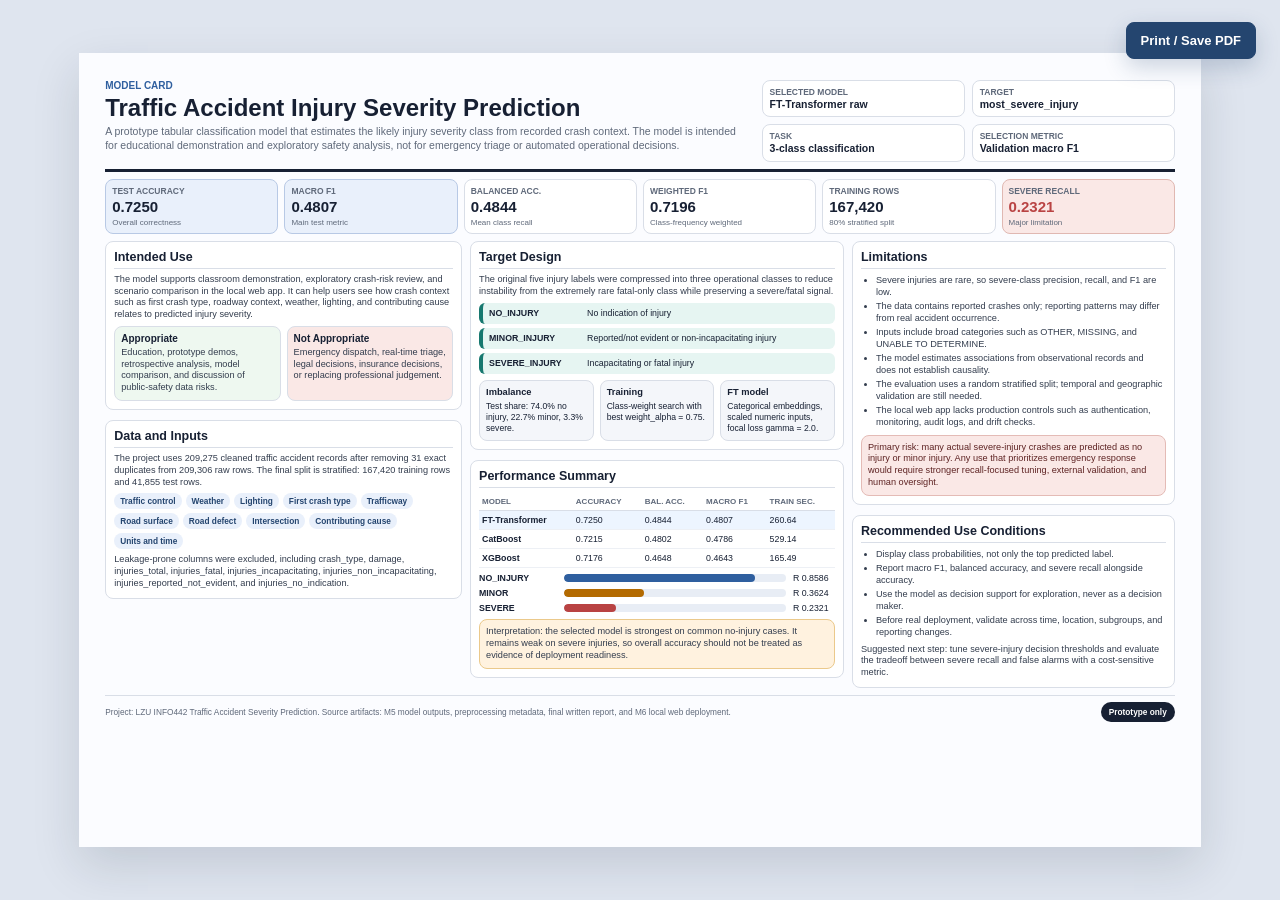
<file: M6_Final_Deployment_Report_Presentation/final_written_report/model_card.html>
<!doctype html>
<html lang="en">
<head>
  <meta charset="utf-8" />
  <meta name="viewport" content="width=device-width, initial-scale=1" />
  <title>Model Card | Traffic Accident Severity Prediction</title>
  <style>
    :root {
      --ink: #172033;
      --muted: #5f697a;
      --line: #d9dee7;
      --paper: #fbfcff;
      --blue: #2f5f9f;
      --teal: #17786f;
      --green: #2d7d46;
      --amber: #b36a00;
      --red: #b94343;
      --panel: #ffffff;
      --soft-blue: #e9f0fb;
      --soft-teal: #e6f5f2;
      --soft-amber: #fff2df;
      --soft-red: #fae8e6;
      --shadow: 0 18px 45px rgba(23, 32, 51, 0.14);
    }

    * {
      box-sizing: border-box;
    }

    body {
      margin: 0;
      min-height: 100vh;
      display: grid;
      place-items: center;
      background: #dfe5ef;
      color: var(--ink);
      font-family: Inter, "Segoe UI", Arial, sans-serif;
      letter-spacing: 0;
    }

    .print-action {
      position: fixed;
      right: 24px;
      top: 22px;
      z-index: 2;
      border: 1px solid #24456f;
      background: #24456f;
      color: white;
      border-radius: 8px;
      padding: 10px 14px;
      font-size: 13px;
      font-weight: 700;
      cursor: pointer;
      box-shadow: 0 8px 22px rgba(36, 69, 111, 0.22);
    }

    .sheet {
      width: 297mm;
      min-height: 210mm;
      background: var(--paper);
      padding: 7mm;
      box-shadow: var(--shadow);
      overflow: hidden;
    }

    .topbar {
      display: grid;
      grid-template-columns: 1.55fr 1fr;
      gap: 16px;
      align-items: stretch;
      border-bottom: 3px solid var(--ink);
      padding-bottom: 7px;
      margin-bottom: 7px;
    }

    .eyebrow {
      margin: 0 0 4px;
      color: var(--blue);
      font-size: 10px;
      font-weight: 800;
      text-transform: uppercase;
      letter-spacing: 0;
    }

    h1, h2, h3, p {
      margin: 0;
    }

    h1 {
      font-size: 24px;
      line-height: 1.05;
      max-width: 760px;
    }

    .subtitle {
      margin-top: 5px;
      color: var(--muted);
      font-size: 10.5px;
      line-height: 1.32;
      max-width: 720px;
    }

    .identity-grid {
      display: grid;
      grid-template-columns: repeat(2, 1fr);
      gap: 7px;
    }

    .identity {
      border: 1px solid var(--line);
      background: white;
      border-radius: 8px;
      padding: 6px 7px;
    }

    .identity span {
      display: block;
      color: var(--muted);
      font-size: 8.5px;
      font-weight: 700;
      text-transform: uppercase;
    }

    .identity strong {
      display: block;
      margin-top: 2px;
      font-size: 10.5px;
      line-height: 1.1;
    }

    .hero-metrics {
      display: grid;
      grid-template-columns: repeat(6, 1fr);
      gap: 6px;
      margin-bottom: 7px;
    }

    .metric {
      background: white;
      border: 1px solid var(--line);
      border-radius: 8px;
      padding: 6px;
      min-height: 48px;
    }

    .metric span {
      display: block;
      color: var(--muted);
      font-size: 8.5px;
      font-weight: 800;
      text-transform: uppercase;
    }

    .metric strong {
      display: block;
      margin-top: 3px;
      font-size: 15px;
      line-height: 1;
    }

    .metric small {
      display: block;
      margin-top: 4px;
      color: var(--muted);
      font-size: 8px;
      line-height: 1.15;
    }

    .metric.primary {
      border-color: #b8c9e5;
      background: var(--soft-blue);
    }

    .metric.warning {
      border-color: #e0b8b2;
      background: var(--soft-red);
    }

    .metric.warning strong {
      color: var(--red);
    }

    .layout {
      display: grid;
      grid-template-columns: 1.05fr 1.1fr 0.95fr;
      gap: 8px;
    }

    .panel {
      background: var(--panel);
      border: 1px solid var(--line);
      border-radius: 8px;
      padding: 8px;
      break-inside: avoid;
    }

    .panel h2 {
      font-size: 12.5px;
      margin-bottom: 5px;
      padding-bottom: 4px;
      border-bottom: 1px solid var(--line);
    }

    .panel p,
    .panel li {
      color: #333d4e;
      font-size: 9.2px;
      line-height: 1.28;
    }

    ul {
      padding-left: 15px;
      margin: 6px 0 0;
    }

    li + li {
      margin-top: 2.5px;
    }

    .tag-row {
      display: flex;
      flex-wrap: wrap;
      gap: 4px;
      margin-top: 5px;
    }

    .tag {
      border-radius: 999px;
      padding: 3px 6px;
      background: var(--soft-blue);
      color: #24456f;
      font-size: 8.3px;
      font-weight: 800;
      white-space: nowrap;
    }

    .flow {
      display: grid;
      grid-template-columns: repeat(3, 1fr);
      gap: 6px;
      margin-top: 6px;
    }

    .flow div {
      border-radius: 8px;
      padding: 6px;
      min-height: 42px;
      background: #f4f6fa;
      border: 1px solid var(--line);
      font-size: 8.6px;
      line-height: 1.28;
    }

    .flow strong {
      display: block;
      margin-bottom: 2px;
      font-size: 9.3px;
    }

    .class-map {
      display: grid;
      gap: 4px;
      margin-top: 6px;
    }

    .class-map div {
      display: grid;
      grid-template-columns: 92px 1fr;
      gap: 6px;
      align-items: start;
      border-left: 4px solid var(--teal);
      background: var(--soft-teal);
      padding: 5px 6px;
      border-radius: 6px;
      font-size: 8.8px;
      line-height: 1.25;
    }

    .class-map strong {
      font-size: 8.8px;
    }

    table {
      width: 100%;
      border-collapse: collapse;
      font-size: 8.8px;
    }

    th {
      color: var(--muted);
      text-align: left;
      font-size: 8px;
      text-transform: uppercase;
      border-bottom: 1px solid var(--line);
      padding: 4px 3px;
    }

    td {
      border-bottom: 1px solid #edf0f5;
      padding: 4px 3px;
      vertical-align: middle;
    }

    .model-table td:first-child {
      font-weight: 800;
    }

    .selected-row {
      background: #edf5ff;
    }

    .bar-row {
      display: grid;
      grid-template-columns: 78px 1fr 42px;
      gap: 7px;
      align-items: center;
      margin-top: 5px;
      font-size: 8.8px;
    }

    .bar-track {
      height: 8px;
      background: #e8edf5;
      border-radius: 999px;
      overflow: hidden;
    }

    .bar-fill {
      height: 100%;
      border-radius: 999px;
      background: var(--blue);
    }

    .bar-fill.minor {
      background: var(--amber);
    }

    .bar-fill.severe {
      background: var(--red);
    }

    .callout {
      margin-top: 6px;
      border-radius: 8px;
      padding: 6px;
      background: var(--soft-amber);
      border: 1px solid #ebc98b;
      color: #583800;
      font-size: 8.8px;
      line-height: 1.28;
    }

    .callout.danger {
      background: var(--soft-red);
      border-color: #e4bbb6;
      color: #5e2323;
    }

    .do-dont {
      display: grid;
      grid-template-columns: 1fr 1fr;
      gap: 6px;
      margin-top: 5px;
    }

    .do-dont div {
      border-radius: 8px;
      padding: 6px;
      border: 1px solid var(--line);
      min-height: 72px;
    }

    .do {
      background: #eef8f0;
    }

    .dont {
      background: var(--soft-red);
    }

    .do-dont h3 {
      font-size: 10px;
      margin-bottom: 3px;
    }

    .mini-note {
      margin-top: 5px;
      color: var(--muted);
      font-size: 8.5px;
      line-height: 1.25;
    }

    .footer {
      display: grid;
      grid-template-columns: 1fr auto;
      gap: 10px;
      align-items: center;
      margin-top: 7px;
      padding-top: 6px;
      border-top: 1px solid var(--line);
      color: var(--muted);
      font-size: 8.3px;
    }

    .risk-pill {
      display: inline-block;
      border-radius: 999px;
      padding: 5px 8px;
      background: #172033;
      color: white;
      font-weight: 800;
    }

    @page {
      size: A4 landscape;
      margin: 0;
    }

    @media print {
      body {
        background: white;
        display: block;
      }

      .print-action {
        display: none;
      }

      .sheet {
        width: 297mm;
        min-height: 210mm;
        box-shadow: none;
        padding: 7mm;
      }
    }
  </style>
</head>
<body>
  <button class="print-action" type="button" onclick="window.print()">Print / Save PDF</button>

  <main class="sheet" aria-label="One-page model card">
    <header class="topbar">
      <div>
        <p class="eyebrow">Model Card</p>
        <h1>Traffic Accident Injury Severity Prediction</h1>
        <p class="subtitle">
          A prototype tabular classification model that estimates the likely injury severity class
          from recorded crash context. The model is intended for educational demonstration and
          exploratory safety analysis, not for emergency triage or automated operational decisions.
        </p>
      </div>
      <div class="identity-grid" aria-label="Model identity">
        <div class="identity"><span>Selected model</span><strong>FT-Transformer raw</strong></div>
        <div class="identity"><span>Target</span><strong>most_severe_injury</strong></div>
        <div class="identity"><span>Task</span><strong>3-class classification</strong></div>
        <div class="identity"><span>Selection metric</span><strong>Validation macro F1</strong></div>
      </div>
    </header>

    <section class="hero-metrics" aria-label="Key evaluation metrics">
      <article class="metric primary"><span>Test accuracy</span><strong>0.7250</strong><small>Overall correctness</small></article>
      <article class="metric primary"><span>Macro F1</span><strong>0.4807</strong><small>Main test metric</small></article>
      <article class="metric"><span>Balanced acc.</span><strong>0.4844</strong><small>Mean class recall</small></article>
      <article class="metric"><span>Weighted F1</span><strong>0.7196</strong><small>Class-frequency weighted</small></article>
      <article class="metric"><span>Training rows</span><strong>167,420</strong><small>80% stratified split</small></article>
      <article class="metric warning"><span>Severe recall</span><strong>0.2321</strong><small>Major limitation</small></article>
    </section>

    <section class="layout">
      <div>
        <article class="panel">
          <h2>Intended Use</h2>
          <p>
            The model supports classroom demonstration, exploratory crash-risk review, and scenario
            comparison in the local web app. It can help users see how crash context such as first
            crash type, roadway context, weather, lighting, and contributing cause relates to predicted
            injury severity.
          </p>
          <div class="do-dont">
            <div class="do">
              <h3>Appropriate</h3>
              <p>Education, prototype demos, retrospective analysis, model comparison, and discussion of public-safety data risks.</p>
            </div>
            <div class="dont">
              <h3>Not Appropriate</h3>
              <p>Emergency dispatch, real-time triage, legal decisions, insurance decisions, or replacing professional judgement.</p>
            </div>
          </div>
        </article>

        <article class="panel" style="margin-top: 10px;">
          <h2>Data and Inputs</h2>
          <p>
            The project uses 209,275 cleaned traffic accident records after removing 31 exact duplicates
            from 209,306 raw rows. The final split is stratified: 167,420 training rows and 41,855 test rows.
          </p>
          <div class="tag-row" aria-label="Feature groups">
            <span class="tag">Traffic control</span>
            <span class="tag">Weather</span>
            <span class="tag">Lighting</span>
            <span class="tag">First crash type</span>
            <span class="tag">Trafficway</span>
            <span class="tag">Road surface</span>
            <span class="tag">Road defect</span>
            <span class="tag">Intersection</span>
            <span class="tag">Contributing cause</span>
            <span class="tag">Units and time</span>
          </div>
          <p class="mini-note">
            Leakage-prone columns were excluded, including crash_type, damage, injuries_total,
            injuries_fatal, injuries_incapacitating, injuries_non_incapacitating,
            injuries_reported_not_evident, and injuries_no_indication.
          </p>
        </article>
      </div>

      <div>
        <article class="panel">
          <h2>Target Design</h2>
          <p>
            The original five injury labels were compressed into three operational classes to reduce
            instability from the extremely rare fatal-only class while preserving a severe/fatal signal.
          </p>
          <div class="class-map">
            <div><strong>NO_INJURY</strong><span>No indication of injury</span></div>
            <div><strong>MINOR_INJURY</strong><span>Reported/not evident or non-incapacitating injury</span></div>
            <div><strong>SEVERE_INJURY</strong><span>Incapacitating or fatal injury</span></div>
          </div>
          <div class="flow" aria-label="Imbalance handling">
            <div><strong>Imbalance</strong>Test share: 74.0% no injury, 22.7% minor, 3.3% severe.</div>
            <div><strong>Training</strong>Class-weight search with best weight_alpha = 0.75.</div>
            <div><strong>FT model</strong>Categorical embeddings, scaled numeric inputs, focal loss gamma = 2.0.</div>
          </div>
        </article>

        <article class="panel" style="margin-top: 10px;">
          <h2>Performance Summary</h2>
          <table class="model-table" aria-label="Model comparison">
            <thead>
              <tr>
                <th>Model</th>
                <th>Accuracy</th>
                <th>Bal. Acc.</th>
                <th>Macro F1</th>
                <th>Train sec.</th>
              </tr>
            </thead>
            <tbody>
              <tr class="selected-row">
                <td>FT-Transformer</td>
                <td>0.7250</td>
                <td>0.4844</td>
                <td>0.4807</td>
                <td>260.64</td>
              </tr>
              <tr>
                <td>CatBoost</td>
                <td>0.7215</td>
                <td>0.4802</td>
                <td>0.4786</td>
                <td>529.14</td>
              </tr>
              <tr>
                <td>XGBoost</td>
                <td>0.7176</td>
                <td>0.4648</td>
                <td>0.4643</td>
                <td>165.49</td>
              </tr>
            </tbody>
          </table>

          <div class="bar-row"><strong>NO_INJURY</strong><div class="bar-track"><div class="bar-fill" style="width: 85.86%;"></div></div><span>R 0.8586</span></div>
          <div class="bar-row"><strong>MINOR</strong><div class="bar-track"><div class="bar-fill minor" style="width: 36.24%;"></div></div><span>R 0.3624</span></div>
          <div class="bar-row"><strong>SEVERE</strong><div class="bar-track"><div class="bar-fill severe" style="width: 23.21%;"></div></div><span>R 0.2321</span></div>

          <p class="callout">
            Interpretation: the selected model is strongest on common no-injury cases. It remains weak
            on severe injuries, so overall accuracy should not be treated as evidence of deployment readiness.
          </p>
        </article>
      </div>

      <div>
        <article class="panel">
          <h2>Limitations</h2>
          <ul>
            <li>Severe injuries are rare, so severe-class precision, recall, and F1 are low.</li>
            <li>The data contains reported crashes only; reporting patterns may differ from real accident occurrence.</li>
            <li>Inputs include broad categories such as OTHER, MISSING, and UNABLE TO DETERMINE.</li>
            <li>The model estimates associations from observational records and does not establish causality.</li>
            <li>The evaluation uses a random stratified split; temporal and geographic validation are still needed.</li>
            <li>The local web app lacks production controls such as authentication, monitoring, audit logs, and drift checks.</li>
          </ul>
          <p class="callout danger">
            Primary risk: many actual severe-injury crashes are predicted as no injury or minor injury.
            Any use that prioritizes emergency response would require stronger recall-focused tuning,
            external validation, and human oversight.
          </p>
        </article>

        <article class="panel" style="margin-top: 10px;">
          <h2>Recommended Use Conditions</h2>
          <ul>
            <li>Display class probabilities, not only the top predicted label.</li>
            <li>Report macro F1, balanced accuracy, and severe recall alongside accuracy.</li>
            <li>Use the model as decision support for exploration, never as a decision maker.</li>
            <li>Before real deployment, validate across time, location, subgroups, and reporting changes.</li>
          </ul>
          <p class="mini-note">
            Suggested next step: tune severe-injury decision thresholds and evaluate the tradeoff between
            severe recall and false alarms with a cost-sensitive metric.
          </p>
        </article>
      </div>
    </section>

    <footer class="footer">
      <span>
        Project: LZU INFO442 Traffic Accident Severity Prediction. Source artifacts: M5 model outputs,
        preprocessing metadata, final written report, and M6 local web deployment.
      </span>
      <span class="risk-pill">Prototype only</span>
    </footer>
  </main>
</body>
</html>
</file>
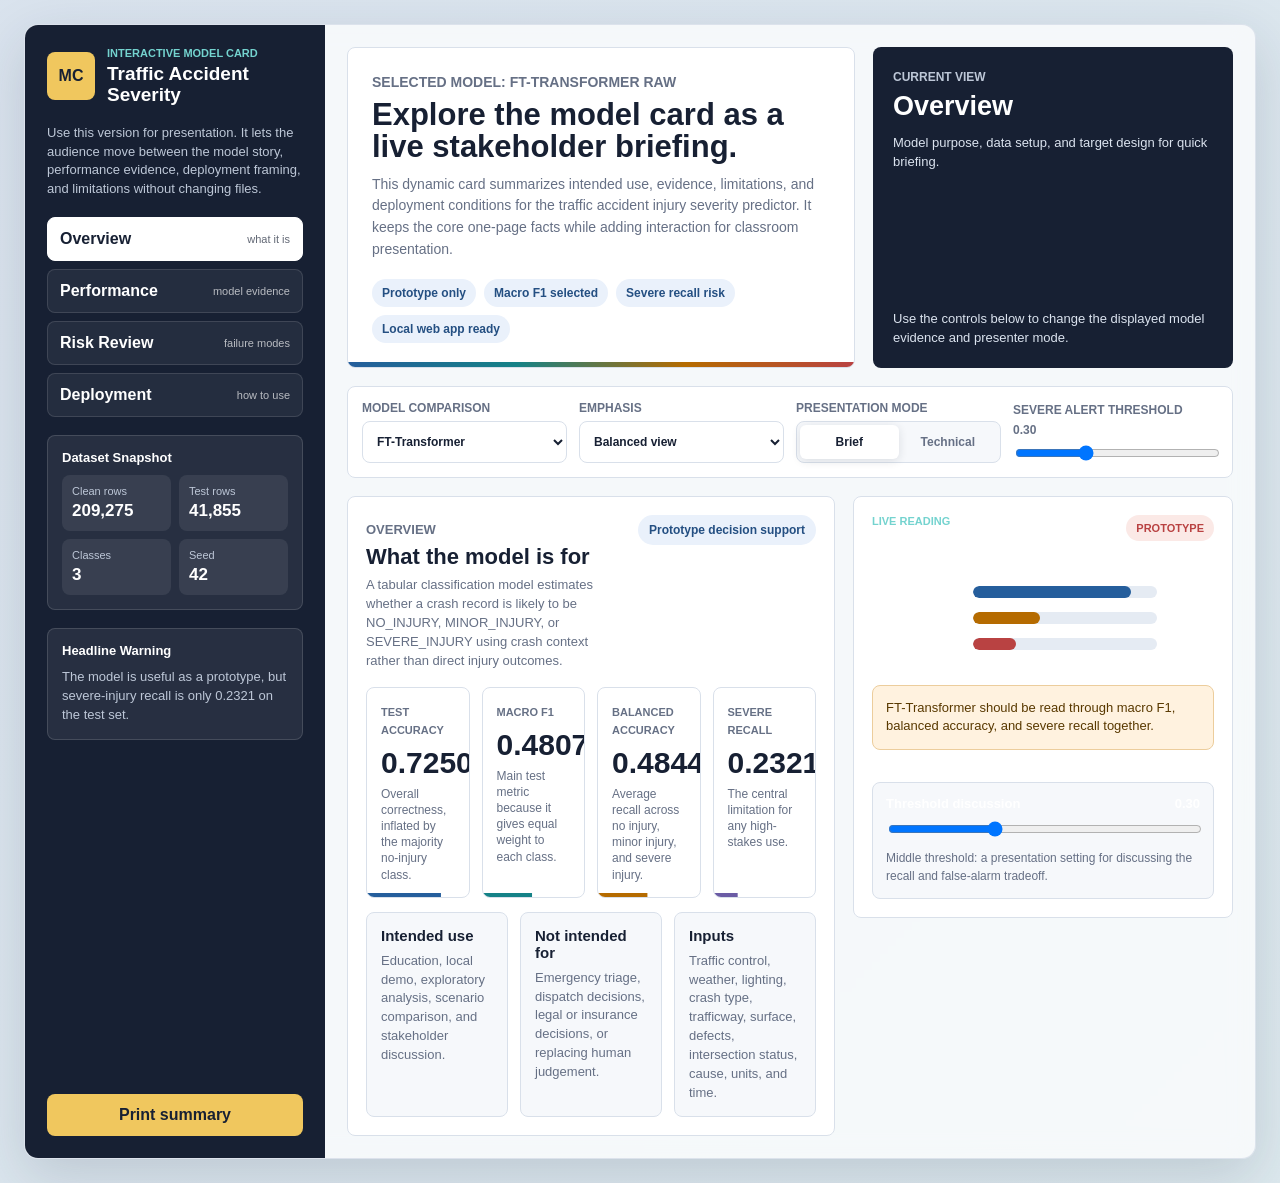
<file: M6_Final_Deployment_Report_Presentation/final_written_report/model_card_interactive.html>
<!doctype html>
<html lang="en">
<head>
  <meta charset="utf-8" />
  <meta name="viewport" content="width=device-width, initial-scale=1" />
  <title>Interactive Model Card | Traffic Accident Severity Prediction</title>
  <style>
    :root {
      --bg: #eef2f7;
      --surface: #ffffff;
      --surface-2: #f6f8fb;
      --ink: #172033;
      --muted: #667085;
      --line: #d9e0ea;
      --blue: #255e9c;
      --cyan: #158287;
      --green: #2f7d4a;
      --amber: #b56b00;
      --red: #b94242;
      --purple: #6b5ca5;
      --shadow: 0 18px 55px rgba(31, 43, 66, 0.16);
      --radius: 8px;
    }

    * {
      box-sizing: border-box;
    }

    html {
      scroll-behavior: smooth;
    }

    body {
      margin: 0;
      min-height: 100vh;
      background:
        linear-gradient(135deg, rgba(37, 94, 156, 0.10), rgba(21, 130, 135, 0.08)),
        var(--bg);
      color: var(--ink);
      font-family: Inter, "Segoe UI", Arial, sans-serif;
      letter-spacing: 0;
    }

    button,
    select,
    input {
      font: inherit;
    }

    .app {
      max-width: 1360px;
      margin: 0 auto;
      padding: 24px;
    }

    .shell {
      display: grid;
      grid-template-columns: 300px 1fr;
      min-height: calc(100vh - 48px);
      background: rgba(255, 255, 255, 0.72);
      border: 1px solid rgba(217, 224, 234, 0.88);
      border-radius: 14px;
      box-shadow: var(--shadow);
      overflow: hidden;
      backdrop-filter: blur(12px);
    }

    aside {
      background: #172033;
      color: white;
      padding: 22px;
      display: flex;
      flex-direction: column;
      gap: 18px;
    }

    .brand {
      display: grid;
      grid-template-columns: 48px 1fr;
      gap: 12px;
      align-items: center;
    }

    .mark {
      width: 48px;
      height: 48px;
      border-radius: 8px;
      display: grid;
      place-items: center;
      background: #f0c75e;
      color: #172033;
      font-weight: 900;
      letter-spacing: 0;
    }

    .eyebrow {
      margin: 0 0 5px;
      color: #74d3cf;
      font-size: 11px;
      font-weight: 800;
      text-transform: uppercase;
      letter-spacing: 0;
    }

    h1,
    h2,
    h3,
    p {
      margin: 0;
    }

    h1 {
      font-size: 19px;
      line-height: 1.1;
    }

    .aside-note {
      color: #bdc7d7;
      font-size: 13px;
      line-height: 1.45;
    }

    .nav {
      display: grid;
      gap: 8px;
    }

    .nav button {
      width: 100%;
      display: flex;
      align-items: center;
      justify-content: space-between;
      gap: 10px;
      border: 1px solid rgba(255, 255, 255, 0.12);
      border-radius: var(--radius);
      padding: 12px;
      background: rgba(255, 255, 255, 0.06);
      color: white;
      text-align: left;
      cursor: pointer;
      transition: 160ms ease;
    }

    .nav button:hover,
    .nav button.active {
      background: #ffffff;
      color: #172033;
      border-color: white;
    }

    .nav span:first-child {
      font-weight: 800;
    }

    .nav small {
      color: inherit;
      opacity: 0.68;
      font-size: 11px;
    }

    .sidebar-card {
      border: 1px solid rgba(255, 255, 255, 0.14);
      background: rgba(255, 255, 255, 0.07);
      border-radius: var(--radius);
      padding: 14px;
    }

    .sidebar-card h2 {
      font-size: 13px;
      margin-bottom: 10px;
    }

    .mini-grid {
      display: grid;
      grid-template-columns: repeat(2, 1fr);
      gap: 8px;
    }

    .mini-stat {
      background: rgba(255, 255, 255, 0.08);
      border-radius: var(--radius);
      padding: 10px;
    }

    .mini-stat span {
      display: block;
      color: #bdc7d7;
      font-size: 11px;
    }

    .mini-stat strong {
      display: block;
      margin-top: 4px;
      font-size: 17px;
    }

    .print-button {
      margin-top: auto;
      border: 0;
      border-radius: var(--radius);
      padding: 12px 14px;
      background: #f0c75e;
      color: #172033;
      font-weight: 900;
      cursor: pointer;
    }

    main {
      padding: 22px;
      overflow: hidden;
    }

    .hero {
      display: grid;
      grid-template-columns: minmax(0, 1.25fr) 360px;
      gap: 18px;
      align-items: stretch;
      margin-bottom: 18px;
    }

    .hero-panel,
    .control-panel,
    .content-panel,
    .metric-card,
    .risk-panel {
      background: var(--surface);
      border: 1px solid var(--line);
      border-radius: var(--radius);
    }

    .hero-panel {
      padding: 24px;
      position: relative;
      overflow: hidden;
    }

    .hero-panel::after {
      content: "";
      position: absolute;
      inset: auto 0 0;
      height: 5px;
      background: linear-gradient(90deg, var(--blue), var(--cyan), var(--amber), var(--red));
    }

    .hero h2 {
      max-width: 760px;
      font-size: 31px;
      line-height: 1.05;
      margin-bottom: 10px;
    }

    .hero p {
      max-width: 760px;
      color: var(--muted);
      font-size: 14px;
      line-height: 1.55;
    }

    .hero-tags {
      display: flex;
      flex-wrap: wrap;
      gap: 8px;
      margin-top: 18px;
    }

    .tag {
      border-radius: 999px;
      padding: 7px 10px;
      background: #eaf1fb;
      color: #244f82;
      font-size: 12px;
      font-weight: 800;
    }

    .status-card {
      padding: 20px;
      background: #172033;
      color: white;
      border-radius: var(--radius);
      min-height: 100%;
      display: flex;
      flex-direction: column;
      justify-content: space-between;
    }

    .status-card span {
      color: #bdc7d7;
      font-size: 12px;
      font-weight: 800;
      text-transform: uppercase;
    }

    .status-card strong {
      display: block;
      margin-top: 7px;
      font-size: 27px;
      line-height: 1.05;
    }

    .status-card p {
      color: #dbe3ef;
      font-size: 13px;
      line-height: 1.45;
      margin-top: 14px;
    }

    .control-panel {
      padding: 14px;
      margin-bottom: 18px;
      display: grid;
      grid-template-columns: repeat(4, minmax(0, 1fr));
      gap: 12px;
      align-items: end;
    }

    label {
      display: grid;
      gap: 6px;
      color: var(--muted);
      font-size: 12px;
      font-weight: 800;
      text-transform: uppercase;
    }

    select,
    input[type="range"] {
      width: 100%;
    }

    select {
      border: 1px solid var(--line);
      border-radius: var(--radius);
      background: white;
      padding: 10px;
      color: var(--ink);
      min-height: 42px;
    }

    .toggle-row {
      display: flex;
      border: 1px solid var(--line);
      border-radius: var(--radius);
      background: var(--surface-2);
      padding: 3px;
      min-height: 42px;
    }

    .toggle-row button {
      flex: 1;
      border: 0;
      border-radius: 6px;
      background: transparent;
      color: var(--muted);
      font-weight: 800;
      cursor: pointer;
    }

    .toggle-row button.active {
      background: white;
      color: var(--ink);
      box-shadow: 0 2px 10px rgba(23, 32, 51, 0.12);
    }

    .dashboard {
      display: grid;
      grid-template-columns: minmax(0, 1.2fr) 380px;
      gap: 18px;
      align-items: start;
    }

    .content-panel {
      padding: 18px;
      min-height: 500px;
    }

    .section {
      display: none;
      animation: rise 240ms ease both;
    }

    .section.active {
      display: block;
    }

    @keyframes rise {
      from {
        opacity: 0;
        transform: translateY(8px);
      }
      to {
        opacity: 1;
        transform: translateY(0);
      }
    }

    .section-header {
      display: flex;
      justify-content: space-between;
      gap: 14px;
      align-items: start;
      margin-bottom: 16px;
    }

    .section-header h2 {
      font-size: 22px;
      margin-top: 2px;
    }

    .section-header p {
      color: var(--muted);
      font-size: 13px;
      line-height: 1.45;
      max-width: 720px;
      margin-top: 6px;
    }

    .model-badge {
      white-space: nowrap;
      border-radius: 999px;
      padding: 8px 11px;
      background: #eaf1fb;
      color: #244f82;
      font-size: 12px;
      font-weight: 900;
    }

    .metric-grid {
      display: grid;
      grid-template-columns: repeat(4, 1fr);
      gap: 12px;
      margin-bottom: 14px;
    }

    .metric-card {
      padding: 14px;
      min-height: 112px;
      position: relative;
      overflow: hidden;
    }

    .metric-card::after {
      content: "";
      position: absolute;
      left: 0;
      right: 0;
      bottom: 0;
      height: 4px;
      background: var(--blue);
      transform-origin: left;
      transform: scaleX(var(--scale, 0.5));
      transition: transform 420ms ease;
    }

    .metric-card:nth-child(2)::after {
      background: var(--cyan);
    }

    .metric-card:nth-child(3)::after {
      background: var(--amber);
    }

    .metric-card:nth-child(4)::after {
      background: var(--purple);
    }

    .metric-card span {
      color: var(--muted);
      font-size: 11px;
      font-weight: 900;
      text-transform: uppercase;
    }

    .metric-card strong {
      display: block;
      margin-top: 10px;
      font-size: 30px;
      line-height: 1;
    }

    .metric-card p {
      color: var(--muted);
      font-size: 12px;
      line-height: 1.35;
      margin-top: 8px;
    }

    .compare-table {
      width: 100%;
      border-collapse: collapse;
      table-layout: fixed;
      font-size: 13px;
      overflow: hidden;
      border-radius: var(--radius);
    }

    .compare-table th {
      text-align: left;
      color: var(--muted);
      background: var(--surface-2);
      font-size: 11px;
      text-transform: uppercase;
      padding: 11px;
      overflow-wrap: anywhere;
    }

    .compare-table td {
      border-bottom: 1px solid #edf1f6;
      padding: 11px;
      vertical-align: middle;
      overflow-wrap: anywhere;
    }

    .compare-table tr.selected {
      background: #ecf4ff;
    }

    .mini-bar {
      display: block;
      width: 100%;
      height: 8px;
      background: #e4eaf3;
      border-radius: 999px;
      overflow: hidden;
    }

    .mini-bar i {
      display: block;
      height: 100%;
      background: var(--blue);
      border-radius: 999px;
      transition: width 300ms ease;
    }

    .story-grid {
      display: grid;
      grid-template-columns: repeat(3, 1fr);
      gap: 12px;
    }

    .story-card {
      border: 1px solid var(--line);
      background: var(--surface-2);
      border-radius: var(--radius);
      padding: 14px;
      min-height: 145px;
    }

    .story-card h3 {
      font-size: 15px;
      margin-bottom: 8px;
    }

    .story-card p,
    .story-card li {
      color: var(--muted);
      font-size: 13px;
      line-height: 1.45;
    }

    .story-card ul {
      padding-left: 18px;
      margin: 8px 0 0;
    }

    .risk-panel {
      padding: 18px;
      position: sticky;
      top: 20px;
    }

    .risk-title {
      display: flex;
      align-items: start;
      justify-content: space-between;
      gap: 12px;
      margin-bottom: 14px;
    }

    .risk-title h2 {
      font-size: 18px;
    }

    .risk-level {
      border-radius: 999px;
      padding: 7px 10px;
      background: #fbe9e6;
      color: var(--red);
      font-size: 11px;
      font-weight: 900;
      text-transform: uppercase;
    }

    .class-bars {
      display: grid;
      gap: 12px;
      margin-bottom: 16px;
    }

    .class-row {
      display: grid;
      grid-template-columns: 92px 1fr 48px;
      gap: 9px;
      align-items: center;
      font-size: 12px;
      font-weight: 800;
    }

    .track {
      height: 12px;
      border-radius: 999px;
      background: #e5ebf3;
      overflow: hidden;
    }

    .fill {
      display: block;
      height: 100%;
      border-radius: 999px;
      background: var(--blue);
      transition: width 460ms ease;
    }

    .fill.minor {
      background: var(--amber);
    }

    .fill.severe {
      background: var(--red);
    }

    .risk-copy {
      border-radius: var(--radius);
      background: #fff2df;
      border: 1px solid #eccd9c;
      padding: 13px;
      color: #593900;
      font-size: 13px;
      line-height: 1.45;
      margin-bottom: 14px;
    }

    .threshold-box {
      border: 1px solid var(--line);
      background: var(--surface-2);
      border-radius: var(--radius);
      padding: 13px;
    }

    .threshold-box strong {
      display: flex;
      justify-content: space-between;
      gap: 12px;
      font-size: 13px;
      margin-bottom: 8px;
    }

    .threshold-box p {
      color: var(--muted);
      font-size: 12px;
      line-height: 1.45;
      margin-top: 9px;
    }

    .matrix {
      display: grid;
      grid-template-columns: 120px repeat(3, 1fr);
      gap: 7px;
      margin-top: 8px;
    }

    .matrix div {
      min-height: 46px;
      display: grid;
      place-items: center;
      border-radius: var(--radius);
      background: var(--surface-2);
      border: 1px solid var(--line);
      text-align: center;
      font-size: 12px;
      padding: 7px;
    }

    .matrix .head {
      background: #172033;
      color: white;
      font-weight: 900;
    }

    .matrix .good {
      background: #eaf7ee;
      color: var(--green);
      font-weight: 900;
    }

    .matrix .bad {
      background: #fbe9e6;
      color: var(--red);
      font-weight: 900;
    }

    .timeline {
      display: grid;
      gap: 10px;
    }

    .timeline div {
      display: grid;
      grid-template-columns: 36px 1fr;
      gap: 11px;
      align-items: start;
    }

    .timeline span {
      height: 36px;
      border-radius: 50%;
      display: grid;
      place-items: center;
      background: #eaf1fb;
      color: var(--blue);
      font-weight: 900;
    }

    .timeline strong {
      display: block;
      font-size: 14px;
      margin-bottom: 4px;
    }

    .timeline p {
      color: var(--muted);
      font-size: 13px;
      line-height: 1.4;
    }

    .hidden-print-note {
      display: none;
    }

    @media (max-width: 1050px) {
      .shell,
      .hero,
      .dashboard,
      .control-panel {
        grid-template-columns: 1fr;
      }

      aside {
        position: static;
      }

      .metric-grid,
      .story-grid {
        grid-template-columns: repeat(2, 1fr);
      }
    }

    @media (max-width: 720px) {
      .app {
        padding: 10px;
      }

      .shell {
        border-radius: 8px;
      }

      main,
      aside {
        padding: 15px;
      }

      .hero h2 {
        font-size: 24px;
      }

      .metric-grid,
      .story-grid,
      .mini-grid {
        grid-template-columns: 1fr;
      }

      .matrix {
        grid-template-columns: 1fr;
      }
    }

    @page {
      size: A4 landscape;
      margin: 10mm;
    }

    @media print {
      body {
        background: white;
      }

      .app {
        max-width: none;
        padding: 0;
      }

      .shell {
        display: block;
        box-shadow: none;
        border: 0;
      }

      aside,
      .control-panel,
      .risk-panel,
      .print-button {
        display: none;
      }

      main {
        padding: 0;
      }

      .hero {
        display: block;
        margin-bottom: 10px;
      }

      .status-card {
        display: none;
      }

      .content-panel {
        border: 0;
        padding: 0;
        min-height: auto;
      }

      .section {
        display: none !important;
      }

      .section#print-view {
        display: block !important;
      }

      .hidden-print-note {
        display: block;
      }
    }
  </style>
</head>
<body>
  <div class="app">
    <div class="shell">
      <aside aria-label="Interactive model card controls">
        <div class="brand">
          <div class="mark">MC</div>
          <div>
            <p class="eyebrow">Interactive Model Card</p>
            <h1>Traffic Accident Severity</h1>
          </div>
        </div>

        <p class="aside-note">
          Use this version for presentation. It lets the audience move between the model story,
          performance evidence, deployment framing, and limitations without changing files.
        </p>

        <nav class="nav" aria-label="Model card sections">
          <button class="active" type="button" data-section="overview">
            <span>Overview</span><small>what it is</small>
          </button>
          <button type="button" data-section="performance">
            <span>Performance</span><small>model evidence</small>
          </button>
          <button type="button" data-section="risk">
            <span>Risk Review</span><small>failure modes</small>
          </button>
          <button type="button" data-section="deployment">
            <span>Deployment</span><small>how to use</small>
          </button>
        </nav>

        <div class="sidebar-card">
          <h2>Dataset Snapshot</h2>
          <div class="mini-grid">
            <div class="mini-stat"><span>Clean rows</span><strong>209,275</strong></div>
            <div class="mini-stat"><span>Test rows</span><strong>41,855</strong></div>
            <div class="mini-stat"><span>Classes</span><strong>3</strong></div>
            <div class="mini-stat"><span>Seed</span><strong>42</strong></div>
          </div>
        </div>

        <div class="sidebar-card">
          <h2>Headline Warning</h2>
          <p class="aside-note">
            The model is useful as a prototype, but severe-injury recall is only 0.2321 on the test set.
          </p>
        </div>

        <button class="print-button" type="button" onclick="window.print()">Print summary</button>
      </aside>

      <main>
        <section class="hero" aria-label="Interactive model card header">
          <div class="hero-panel">
            <p class="eyebrow">Selected model: FT-Transformer raw</p>
            <h2>Explore the model card as a live stakeholder briefing.</h2>
            <p>
              This dynamic card summarizes intended use, evidence, limitations, and deployment conditions
              for the traffic accident injury severity predictor. It keeps the core one-page facts while
              adding interaction for classroom presentation.
            </p>
            <div class="hero-tags">
              <span class="tag">Prototype only</span>
              <span class="tag">Macro F1 selected</span>
              <span class="tag">Severe recall risk</span>
              <span class="tag">Local web app ready</span>
            </div>
          </div>

          <div class="status-card" aria-live="polite">
            <div>
              <span id="status-label">Current view</span>
              <strong id="status-title">Overview</strong>
              <p id="status-copy">Model purpose, data setup, and target design for quick briefing.</p>
            </div>
            <p>Use the controls below to change the displayed model evidence and presenter mode.</p>
          </div>
        </section>

        <section class="control-panel" aria-label="Display controls">
          <label>
            Model comparison
            <select id="model-select">
              <option value="ft">FT-Transformer</option>
              <option value="cat">CatBoost</option>
              <option value="xgb">XGBoost</option>
            </select>
          </label>

          <label>
            Emphasis
            <select id="metric-focus">
              <option value="balanced">Balanced view</option>
              <option value="accuracy">Accuracy story</option>
              <option value="minority">Minority-class story</option>
            </select>
          </label>

          <label>
            Presentation mode
            <div class="toggle-row" role="group" aria-label="Presentation mode">
              <button class="active" type="button" data-mode="brief">Brief</button>
              <button type="button" data-mode="technical">Technical</button>
            </div>
          </label>

          <label>
            Severe alert threshold <span id="threshold-value">0.30</span>
            <input id="threshold" type="range" min="0.10" max="0.70" step="0.05" value="0.30" />
          </label>
        </section>

        <section class="dashboard">
          <div class="content-panel">
            <section id="overview" class="section active">
              <div class="section-header">
                <div>
                  <p class="eyebrow">Overview</p>
                  <h2>What the model is for</h2>
                  <p>
                    A tabular classification model estimates whether a crash record is likely to be
                    NO_INJURY, MINOR_INJURY, or SEVERE_INJURY using crash context rather than direct injury outcomes.
                  </p>
                </div>
                <span class="model-badge">Prototype decision support</span>
              </div>

              <div class="metric-grid">
                <article class="metric-card" style="--scale: .725;">
                  <span>Test accuracy</span>
                  <strong data-metric="accuracy">0.7250</strong>
                  <p>Overall correctness, inflated by the majority no-injury class.</p>
                </article>
                <article class="metric-card" style="--scale: .481;">
                  <span>Macro F1</span>
                  <strong data-metric="macro">0.4807</strong>
                  <p>Main test metric because it gives equal weight to each class.</p>
                </article>
                <article class="metric-card" style="--scale: .484;">
                  <span>Balanced accuracy</span>
                  <strong data-metric="balanced">0.4844</strong>
                  <p>Average recall across no injury, minor injury, and severe injury.</p>
                </article>
                <article class="metric-card" style="--scale: .232;">
                  <span>Severe recall</span>
                  <strong data-metric="severe">0.2321</strong>
                  <p>The central limitation for any high-stakes use.</p>
                </article>
              </div>

              <div class="story-grid">
                <article class="story-card">
                  <h3>Intended use</h3>
                  <p>Education, local demo, exploratory analysis, scenario comparison, and stakeholder discussion.</p>
                </article>
                <article class="story-card">
                  <h3>Not intended for</h3>
                  <p>Emergency triage, dispatch decisions, legal or insurance decisions, or replacing human judgement.</p>
                </article>
                <article class="story-card">
                  <h3>Inputs</h3>
                  <p>Traffic control, weather, lighting, crash type, trafficway, surface, defects, intersection status, cause, units, and time.</p>
                </article>
              </div>
            </section>

            <section id="performance" class="section">
              <div class="section-header">
                <div>
                  <p class="eyebrow">Performance</p>
                  <h2>Compare candidate models</h2>
                  <p id="performance-copy">
                    FT-Transformer has the strongest macro F1 and balanced accuracy, while CatBoost remains a close interpretable alternative.
                  </p>
                </div>
                <span class="model-badge" id="selected-model-badge">Viewing FT-Transformer</span>
              </div>

              <table class="compare-table" aria-label="Model comparison table">
                <thead>
                  <tr>
                    <th>Model</th>
                    <th>Accuracy</th>
                    <th>Balanced accuracy</th>
                    <th>Macro F1</th>
                    <th>Weighted F1</th>
                    <th>Training seconds</th>
                  </tr>
                </thead>
                <tbody id="model-table-body"></tbody>
              </table>
            </section>

            <section id="risk" class="section">
              <div class="section-header">
                <div>
                  <p class="eyebrow">Risk Review</p>
                  <h2>Where the model fails</h2>
                  <p>
                    The biggest practical risk is false reassurance: many actual severe-injury cases
                    are still assigned to lower-severity classes.
                  </p>
                </div>
                <span class="model-badge">Use with caution</span>
              </div>

              <div class="matrix" aria-label="Risk matrix">
                <div class="head">Class</div>
                <div class="head">Precision</div>
                <div class="head">Recall</div>
                <div class="head">F1</div>
                <div>NO_INJURY</div>
                <div class="good">0.8276</div>
                <div class="good">0.8586</div>
                <div class="good">0.8428</div>
                <div>MINOR_INJURY</div>
                <div>0.4309</div>
                <div>0.3624</div>
                <div>0.3937</div>
                <div>SEVERE_INJURY</div>
                <div class="bad">0.1845</div>
                <div class="bad">0.2321</div>
                <div class="bad">0.2056</div>
              </div>

              <div class="story-grid" style="margin-top: 14px;">
                <article class="story-card">
                  <h3>Data imbalance</h3>
                  <p>Severe injuries are only 3.3% of the test set, so the model has limited severe examples.</p>
                </article>
                <article class="story-card">
                  <h3>Reporting bias</h3>
                  <p>The dataset contains reported crashes and may reflect reporting practices as well as crash patterns.</p>
                </article>
                <article class="story-card">
                  <h3>Generalization</h3>
                  <p>Random split evaluation should be extended with temporal, geographic, and subgroup validation.</p>
                </article>
              </div>
            </section>

            <section id="deployment" class="section">
              <div class="section-header">
                <div>
                  <p class="eyebrow">Deployment</p>
                  <h2>How the model should be shown</h2>
                  <p>
                    The M6 local web app is a prototype demonstration system. It can present predictions,
                    probabilities, request JSON, EDA charts, and limitation notes.
                  </p>
                </div>
                <span class="model-badge">Local demo app</span>
              </div>

              <div class="timeline">
                <div>
                  <span>1</span>
                  <p><strong>Collect crash context</strong>Use model features such as weather, lighting, first crash type, units, road context, and time.</p>
                </div>
                <div>
                  <span>2</span>
                  <p><strong>Run consistent preprocessing</strong>Normalize categories, handle rare values, impute numeric values, and recreate cyclic time features.</p>
                </div>
                <div>
                  <span>3</span>
                  <p><strong>Show probabilities</strong>Display class probabilities and confidence rather than only a top label.</p>
                </div>
                <div>
                  <span>4</span>
                  <p><strong>Keep limitations visible</strong>Macro F1, balanced accuracy, and severe recall must stay visible beside predictions.</p>
                </div>
              </div>
            </section>

            <section id="print-view" class="section">
              <div class="section-header">
                <div>
                  <p class="eyebrow">Printable Summary</p>
                  <h2>Traffic Accident Injury Severity Prediction</h2>
                  <p>
                    Selected model: FT-Transformer raw. Intended for education, local demonstration,
                    and exploratory analysis only. Test accuracy is 0.7250, macro F1 is 0.4807,
                    balanced accuracy is 0.4844, and severe-injury recall is 0.2321.
                  </p>
                </div>
                <span class="model-badge">Prototype only</span>
              </div>
              <div class="story-grid">
                <article class="story-card">
                  <h3>Use</h3>
                  <p>Classroom demo, stakeholder briefing, and scenario review.</p>
                </article>
                <article class="story-card">
                  <h3>Evidence</h3>
                  <p>FT-Transformer slightly outperforms CatBoost and XGBoost on macro F1.</p>
                </article>
                <article class="story-card">
                  <h3>Limit</h3>
                  <p>Severe-injury detection is weak; not suitable for emergency or legal decisions.</p>
                </article>
              </div>
              <p class="hidden-print-note" style="margin-top: 16px; color: #667085; font-size: 12px;">
                Interactive version includes tabs, model comparison, threshold discussion, and deployment guidance.
              </p>
            </section>
          </div>

          <aside class="risk-panel" aria-label="Dynamic risk panel">
            <div class="risk-title">
              <div>
                <p class="eyebrow">Live Reading</p>
                <h2 id="risk-heading">Balanced model reading</h2>
              </div>
              <span class="risk-level" id="risk-level">Prototype</span>
            </div>

            <div class="class-bars">
              <div class="class-row">
                <span>NO_INJURY</span>
                <div class="track"><i class="fill" id="bar-no" style="width: 85.86%;"></i></div>
                <span id="val-no">0.8586</span>
              </div>
              <div class="class-row">
                <span>MINOR</span>
                <div class="track"><i class="fill minor" id="bar-minor" style="width: 36.24%;"></i></div>
                <span id="val-minor">0.3624</span>
              </div>
              <div class="class-row">
                <span>SEVERE</span>
                <div class="track"><i class="fill severe" id="bar-severe" style="width: 23.21%;"></i></div>
                <span id="val-severe">0.2321</span>
              </div>
            </div>

            <p class="risk-copy" id="risk-copy">
              The model is acceptable for explaining modelling tradeoffs, but not for high-stakes severe-injury detection.
            </p>

            <div class="threshold-box">
              <strong>
                <span>Threshold discussion</span>
                <span id="threshold-label">0.30</span>
              </strong>
              <input id="threshold-side" type="range" min="0.10" max="0.70" step="0.05" value="0.30" />
              <p id="threshold-copy">
                A lower severe alert threshold would flag more possible severe cases, but it would also create more false alarms.
              </p>
            </div>
          </aside>
        </section>
      </main>
    </div>
  </div>

  <script>
    const models = {
      ft: {
        name: "FT-Transformer",
        accuracy: 0.7250,
        balanced: 0.4844,
        macro: 0.4807,
        weighted: 0.7196,
        seconds: 260.64,
        recall: { no: 0.8586, minor: 0.3624, severe: 0.2321 },
        note: "Best macro F1 and balanced accuracy. Selected as the final project model."
      },
      cat: {
        name: "CatBoost",
        accuracy: 0.7215,
        balanced: 0.4802,
        macro: 0.4786,
        weighted: 0.7210,
        seconds: 529.14,
        recall: { no: 0.8460, minor: 0.3640, severe: 0.2305 },
        note: "Very close to FT-Transformer and easier to explain with feature importance."
      },
      xgb: {
        name: "XGBoost",
        accuracy: 0.7176,
        balanced: 0.4648,
        macro: 0.4643,
        weighted: 0.7180,
        seconds: 165.49,
        recall: { no: 0.8510, minor: 0.3370, severe: 0.2065 },
        note: "Fastest training baseline, but lower macro F1 and balanced accuracy."
      }
    };

    const sections = {
      overview: {
        title: "Overview",
        copy: "Model purpose, data setup, and target design for quick briefing."
      },
      performance: {
        title: "Performance",
        copy: "Compare candidate models and explain why FT-Transformer was selected."
      },
      risk: {
        title: "Risk Review",
        copy: "Class-level weaknesses, failure modes, and responsible-use conditions."
      },
      deployment: {
        title: "Deployment",
        copy: "How the local web app should communicate predictions and limits."
      }
    };

    const navButtons = document.querySelectorAll(".nav button");
    const sectionEls = document.querySelectorAll(".section");
    const statusTitle = document.getElementById("status-title");
    const statusCopy = document.getElementById("status-copy");
    const modelSelect = document.getElementById("model-select");
    const metricFocus = document.getElementById("metric-focus");
    const tableBody = document.getElementById("model-table-body");
    const modelBadge = document.getElementById("selected-model-badge");
    const performanceCopy = document.getElementById("performance-copy");
    const riskHeading = document.getElementById("risk-heading");
    const riskCopy = document.getElementById("risk-copy");
    const riskLevel = document.getElementById("risk-level");
    const modeButtons = document.querySelectorAll("[data-mode]");
    const threshold = document.getElementById("threshold");
    const thresholdSide = document.getElementById("threshold-side");
    const thresholdValue = document.getElementById("threshold-value");
    const thresholdLabel = document.getElementById("threshold-label");
    const thresholdCopy = document.getElementById("threshold-copy");

    function fmt(value) {
      return Number(value).toFixed(4);
    }

    function setSection(id) {
      navButtons.forEach((button) => button.classList.toggle("active", button.dataset.section === id));
      sectionEls.forEach((section) => section.classList.toggle("active", section.id === id));
      statusTitle.textContent = sections[id].title;
      statusCopy.textContent = sections[id].copy;
    }

    function renderTable() {
      const selected = modelSelect.value;
      const rows = Object.entries(models)
        .map(([id, model]) => `
          <tr class="${id === selected ? "selected" : ""}">
            <td><strong>${model.name}</strong></td>
            <td>${fmt(model.accuracy)}<span class="mini-bar"><i style="width:${model.accuracy * 100}%"></i></span></td>
            <td>${fmt(model.balanced)}<span class="mini-bar"><i style="width:${model.balanced * 100}%"></i></span></td>
            <td>${fmt(model.macro)}<span class="mini-bar"><i style="width:${model.macro * 100}%"></i></span></td>
            <td>${fmt(model.weighted)}<span class="mini-bar"><i style="width:${model.weighted * 100}%"></i></span></td>
            <td>${model.seconds.toFixed(2)}</td>
          </tr>
        `)
        .join("");
      tableBody.innerHTML = rows;
    }

    function updateModel() {
      const model = models[modelSelect.value];
      document.querySelector("[data-metric='accuracy']").textContent = fmt(model.accuracy);
      document.querySelector("[data-metric='macro']").textContent = fmt(model.macro);
      document.querySelector("[data-metric='balanced']").textContent = fmt(model.balanced);
      document.querySelector("[data-metric='severe']").textContent = fmt(model.recall.severe);

      const metricCards = document.querySelectorAll(".metric-card");
      metricCards[0].style.setProperty("--scale", model.accuracy);
      metricCards[1].style.setProperty("--scale", model.macro);
      metricCards[2].style.setProperty("--scale", model.balanced);
      metricCards[3].style.setProperty("--scale", model.recall.severe);

      document.getElementById("bar-no").style.width = `${model.recall.no * 100}%`;
      document.getElementById("bar-minor").style.width = `${model.recall.minor * 100}%`;
      document.getElementById("bar-severe").style.width = `${model.recall.severe * 100}%`;
      document.getElementById("val-no").textContent = fmt(model.recall.no);
      document.getElementById("val-minor").textContent = fmt(model.recall.minor);
      document.getElementById("val-severe").textContent = fmt(model.recall.severe);

      modelBadge.textContent = `Viewing ${model.name}`;
      performanceCopy.textContent = model.note;
      renderTable();
      updateFocus();
    }

    function updateFocus() {
      const focus = metricFocus.value;
      const model = models[modelSelect.value];
      if (focus === "accuracy") {
        riskHeading.textContent = "Accuracy-focused reading";
        riskLevel.textContent = "Can mislead";
        riskCopy.textContent = `${model.name} reaches ${fmt(model.accuracy)} test accuracy, but this number is dominated by common no-injury cases.`;
      } else if (focus === "minority") {
        riskHeading.textContent = "Minority-class reading";
        riskLevel.textContent = "High caution";
        riskCopy.textContent = `Severe-injury recall is ${fmt(model.recall.severe)}. This is the key reason the model should not be used for emergency triage.`;
      } else {
        riskHeading.textContent = "Balanced model reading";
        riskLevel.textContent = "Prototype";
        riskCopy.textContent = `${model.name} should be read through macro F1, balanced accuracy, and severe recall together.`;
      }
    }

    function updateThreshold(value) {
      const numeric = Number(value);
      threshold.value = numeric.toFixed(2);
      thresholdSide.value = numeric.toFixed(2);
      thresholdValue.textContent = numeric.toFixed(2);
      thresholdLabel.textContent = numeric.toFixed(2);

      if (numeric <= 0.20) {
        thresholdCopy.textContent = "Low threshold: more possible severe cases are flagged, but false alarms would increase substantially.";
      } else if (numeric >= 0.55) {
        thresholdCopy.textContent = "High threshold: fewer false alarms, but the model would miss even more severe cases.";
      } else {
        thresholdCopy.textContent = "Middle threshold: a presentation setting for discussing the recall and false-alarm tradeoff.";
      }
    }

    navButtons.forEach((button) => {
      button.addEventListener("click", () => setSection(button.dataset.section));
    });

    modeButtons.forEach((button) => {
      button.addEventListener("click", () => {
        modeButtons.forEach((item) => item.classList.toggle("active", item === button));
        document.body.dataset.mode = button.dataset.mode;
        if (button.dataset.mode === "technical") {
          metricFocus.value = "minority";
        } else {
          metricFocus.value = "balanced";
        }
        updateFocus();
      });
    });

    modelSelect.addEventListener("change", updateModel);
    metricFocus.addEventListener("change", updateFocus);
    threshold.addEventListener("input", (event) => updateThreshold(event.target.value));
    thresholdSide.addEventListener("input", (event) => updateThreshold(event.target.value));

    renderTable();
    updateModel();
    updateThreshold(threshold.value);
  </script>
</body>
</html>
</file>
